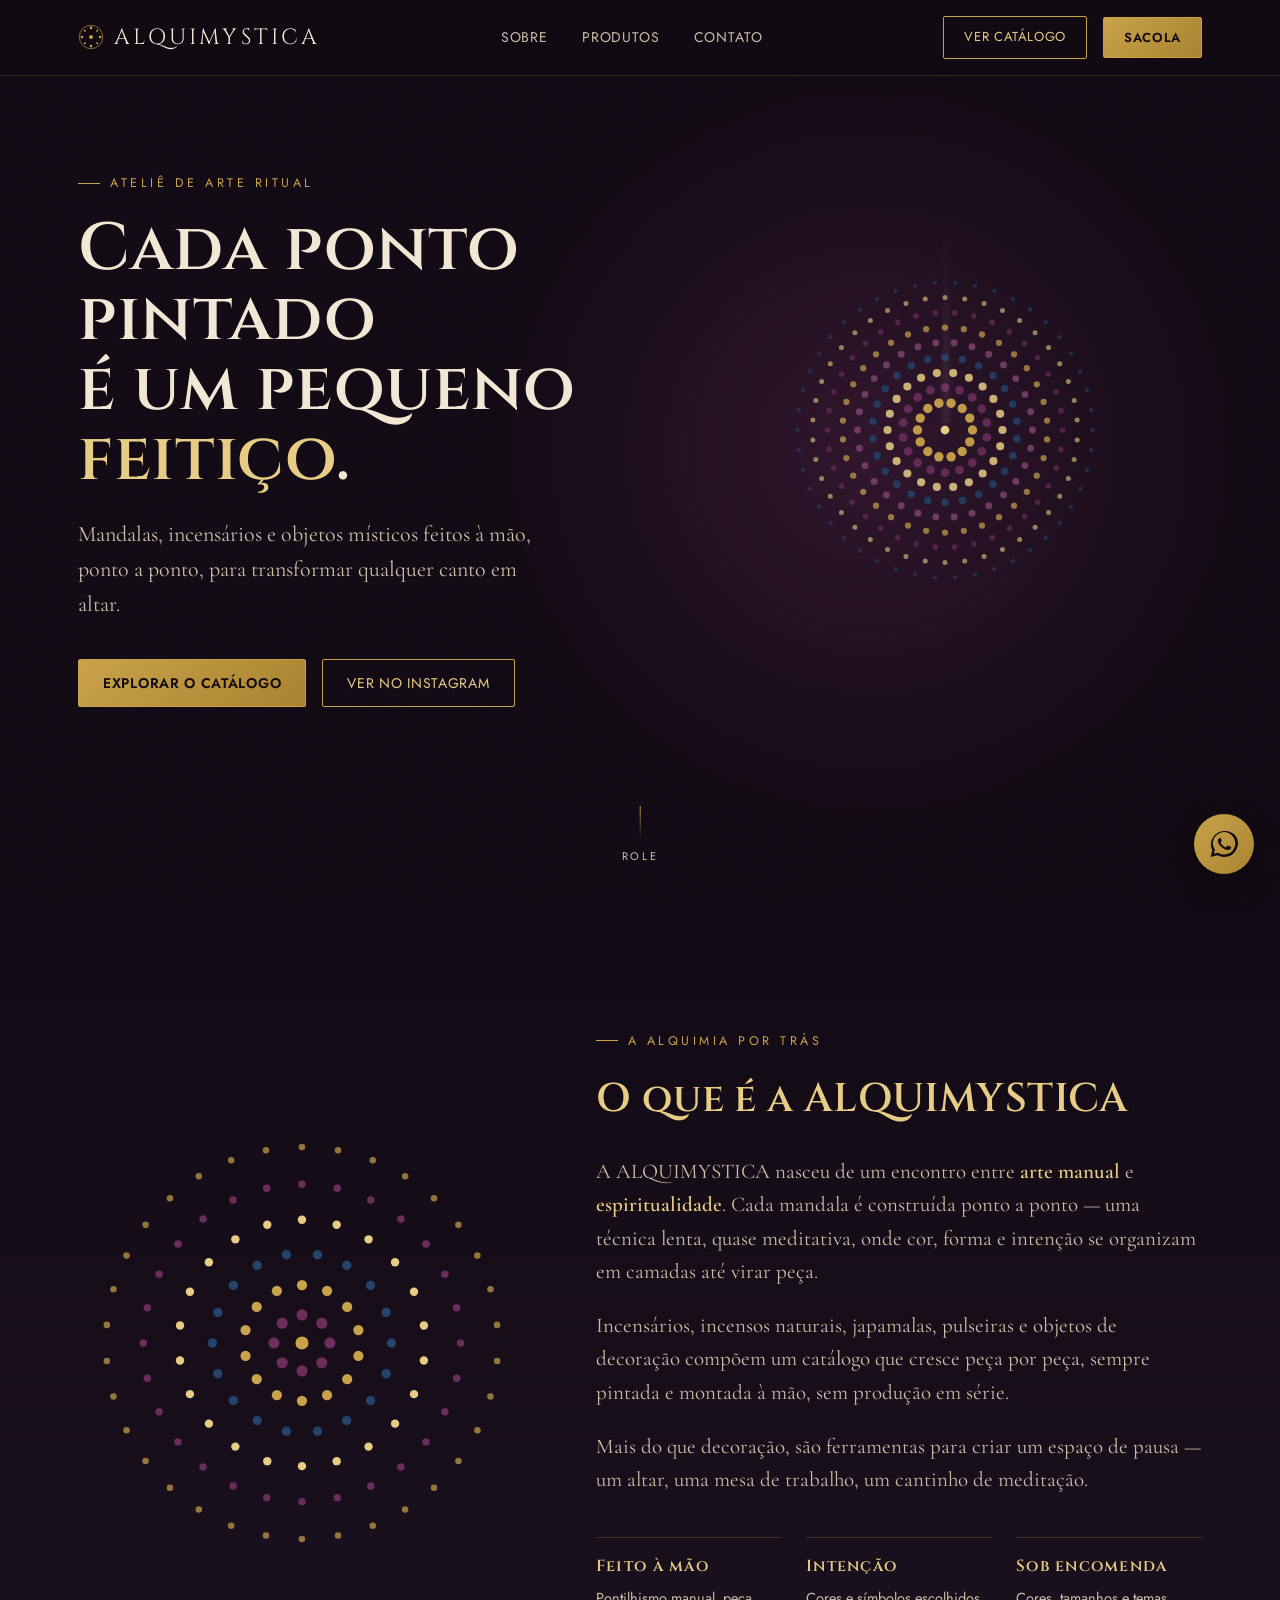
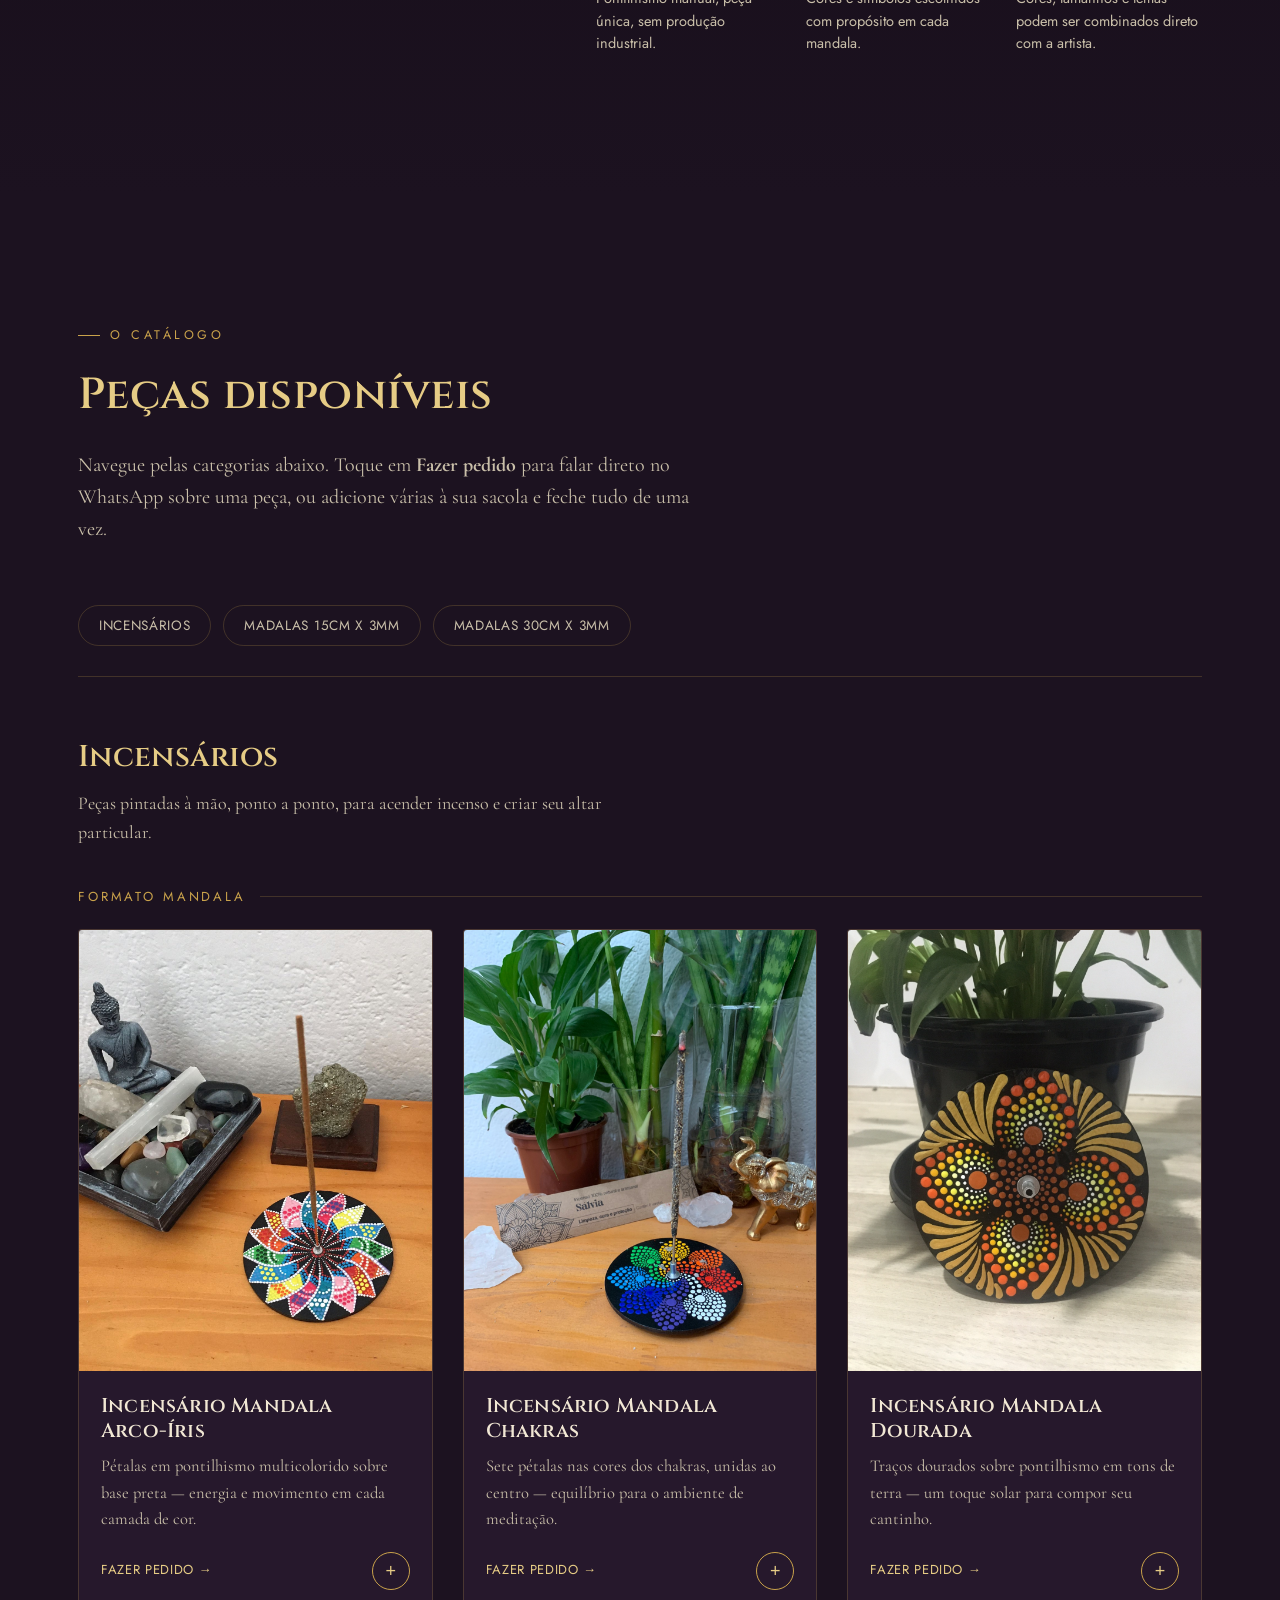
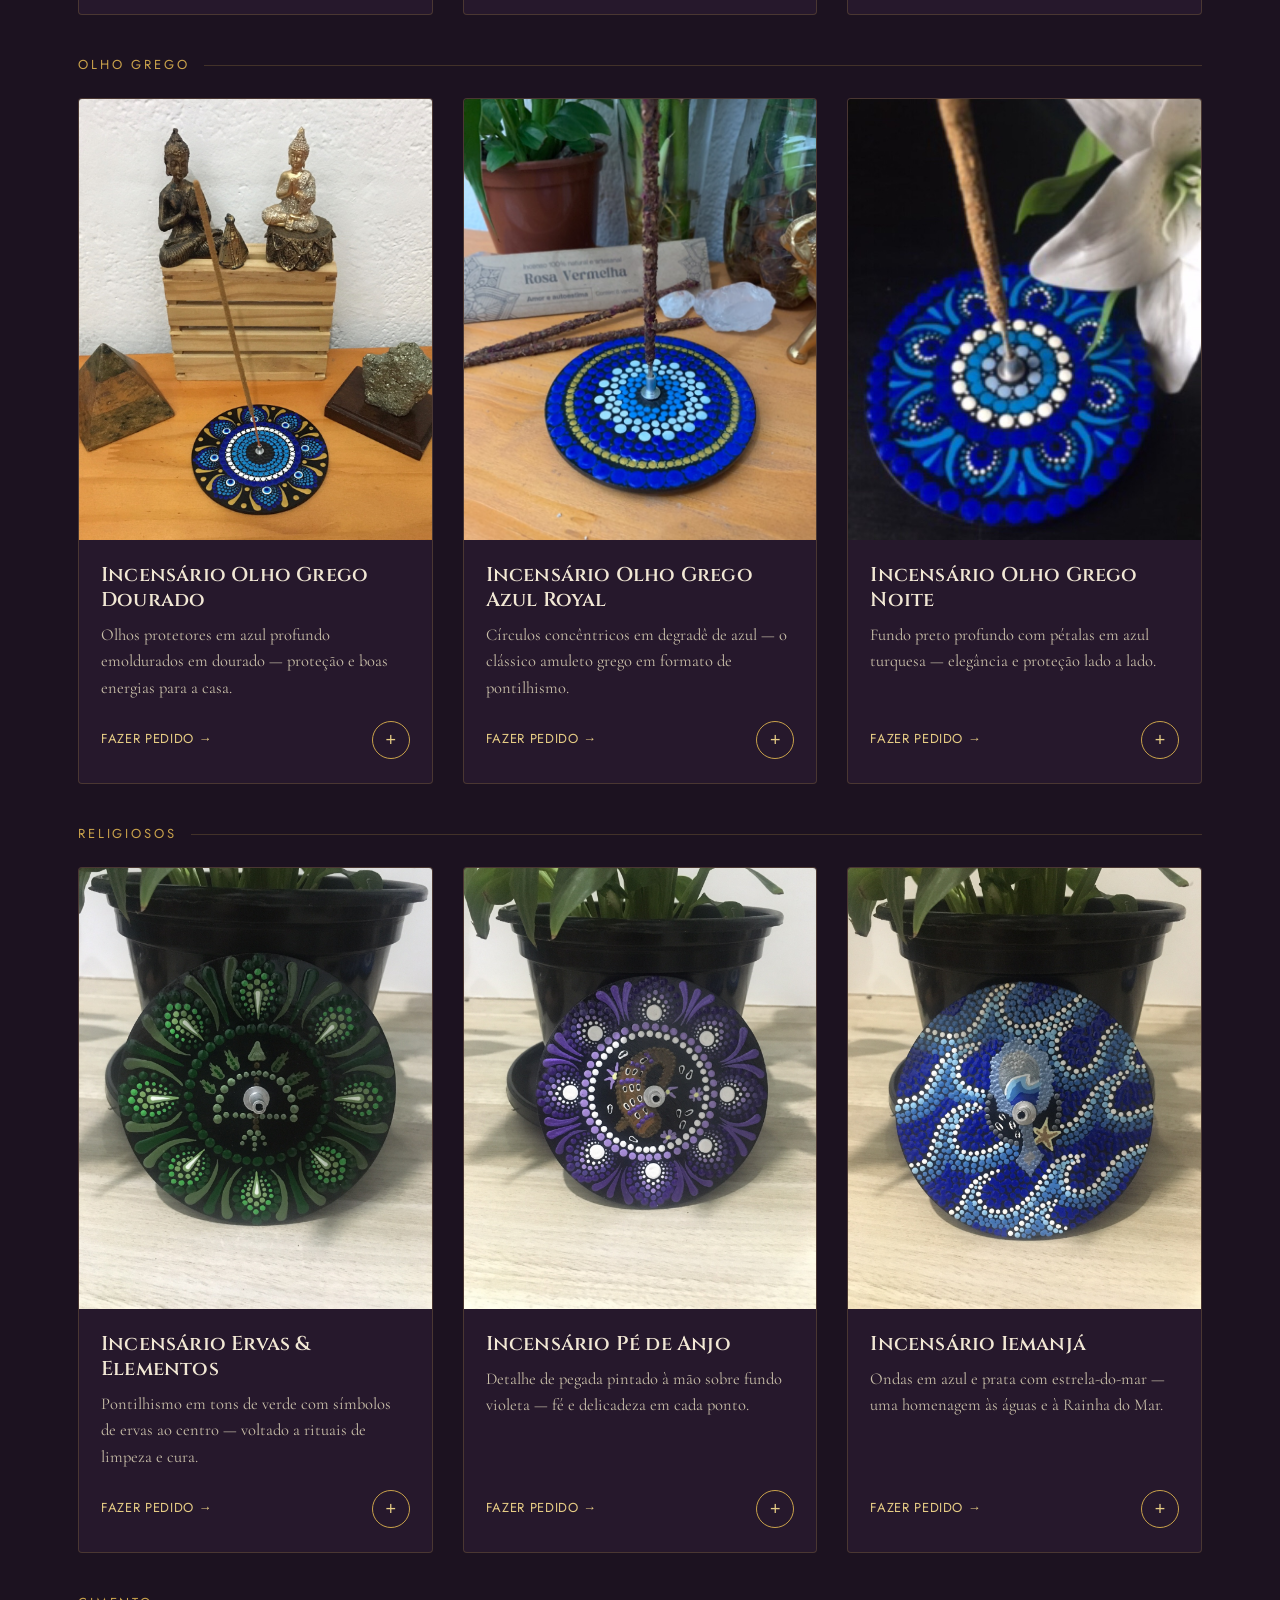
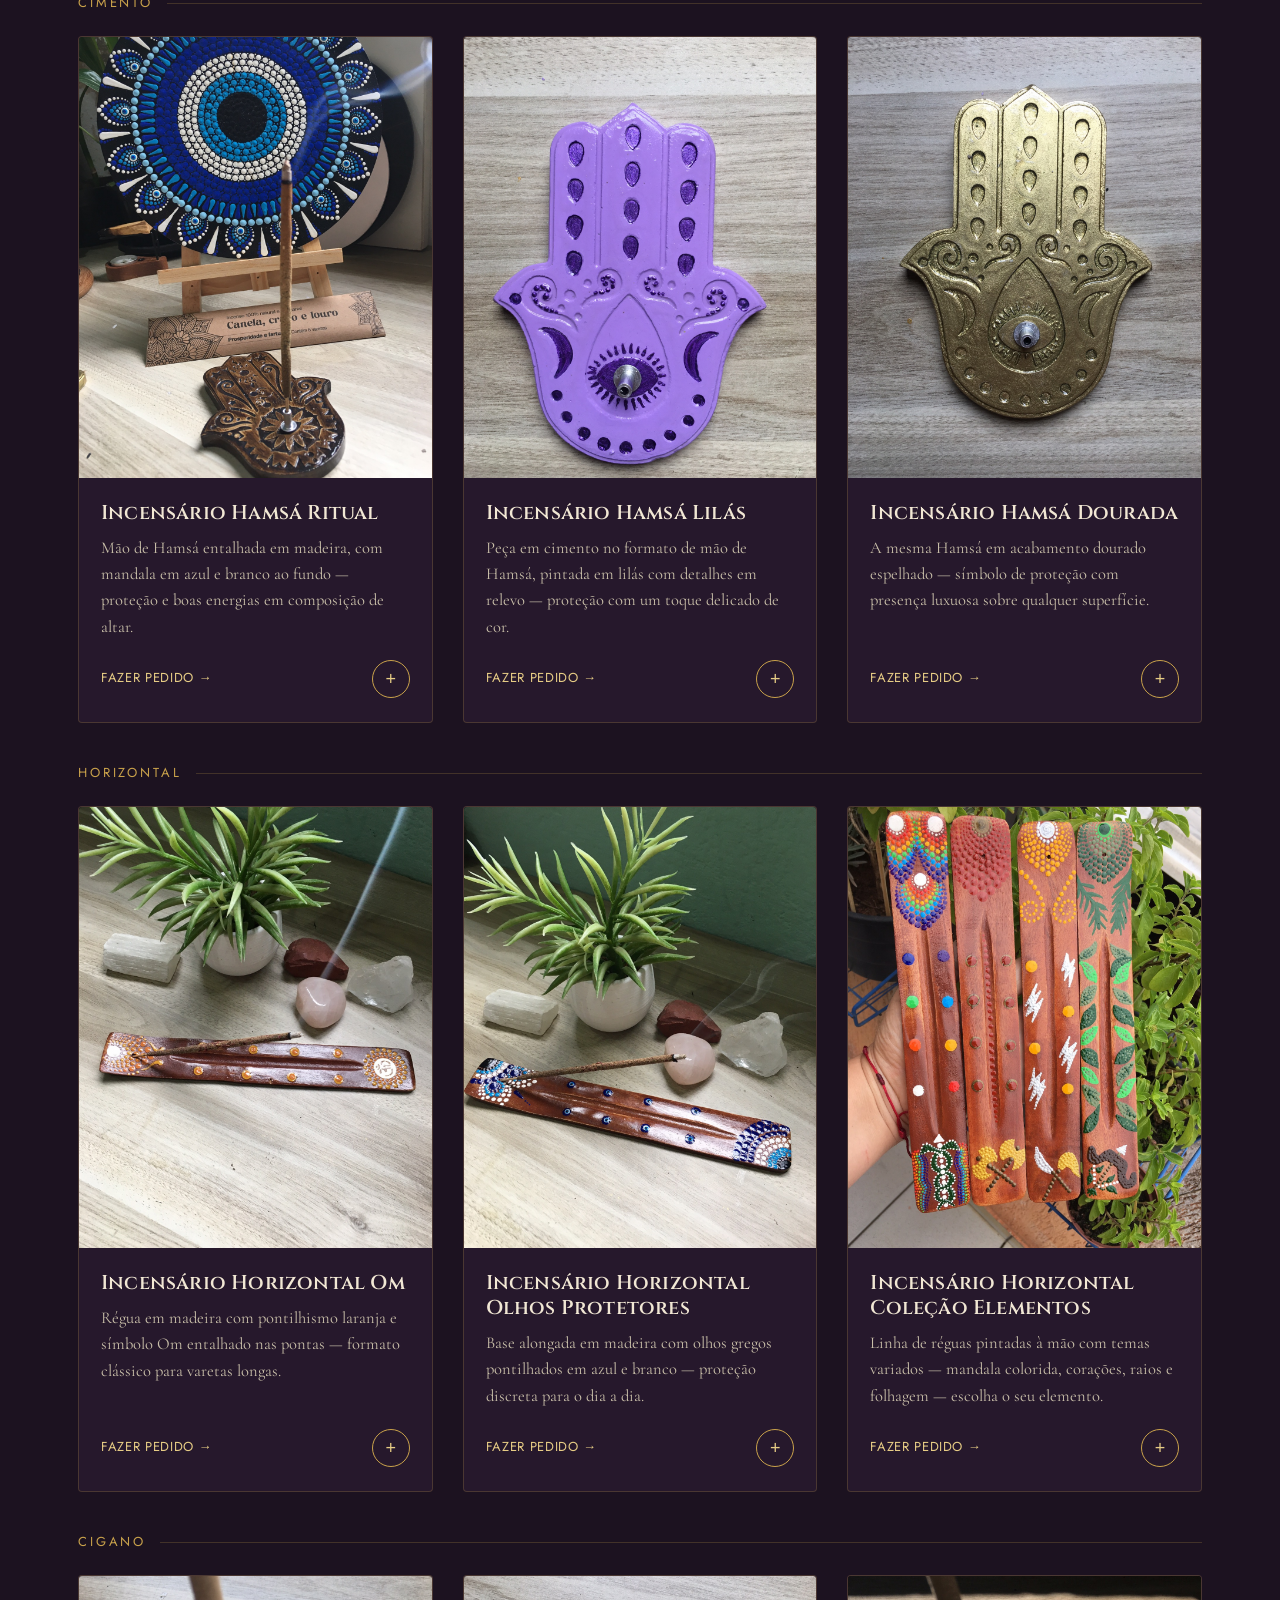
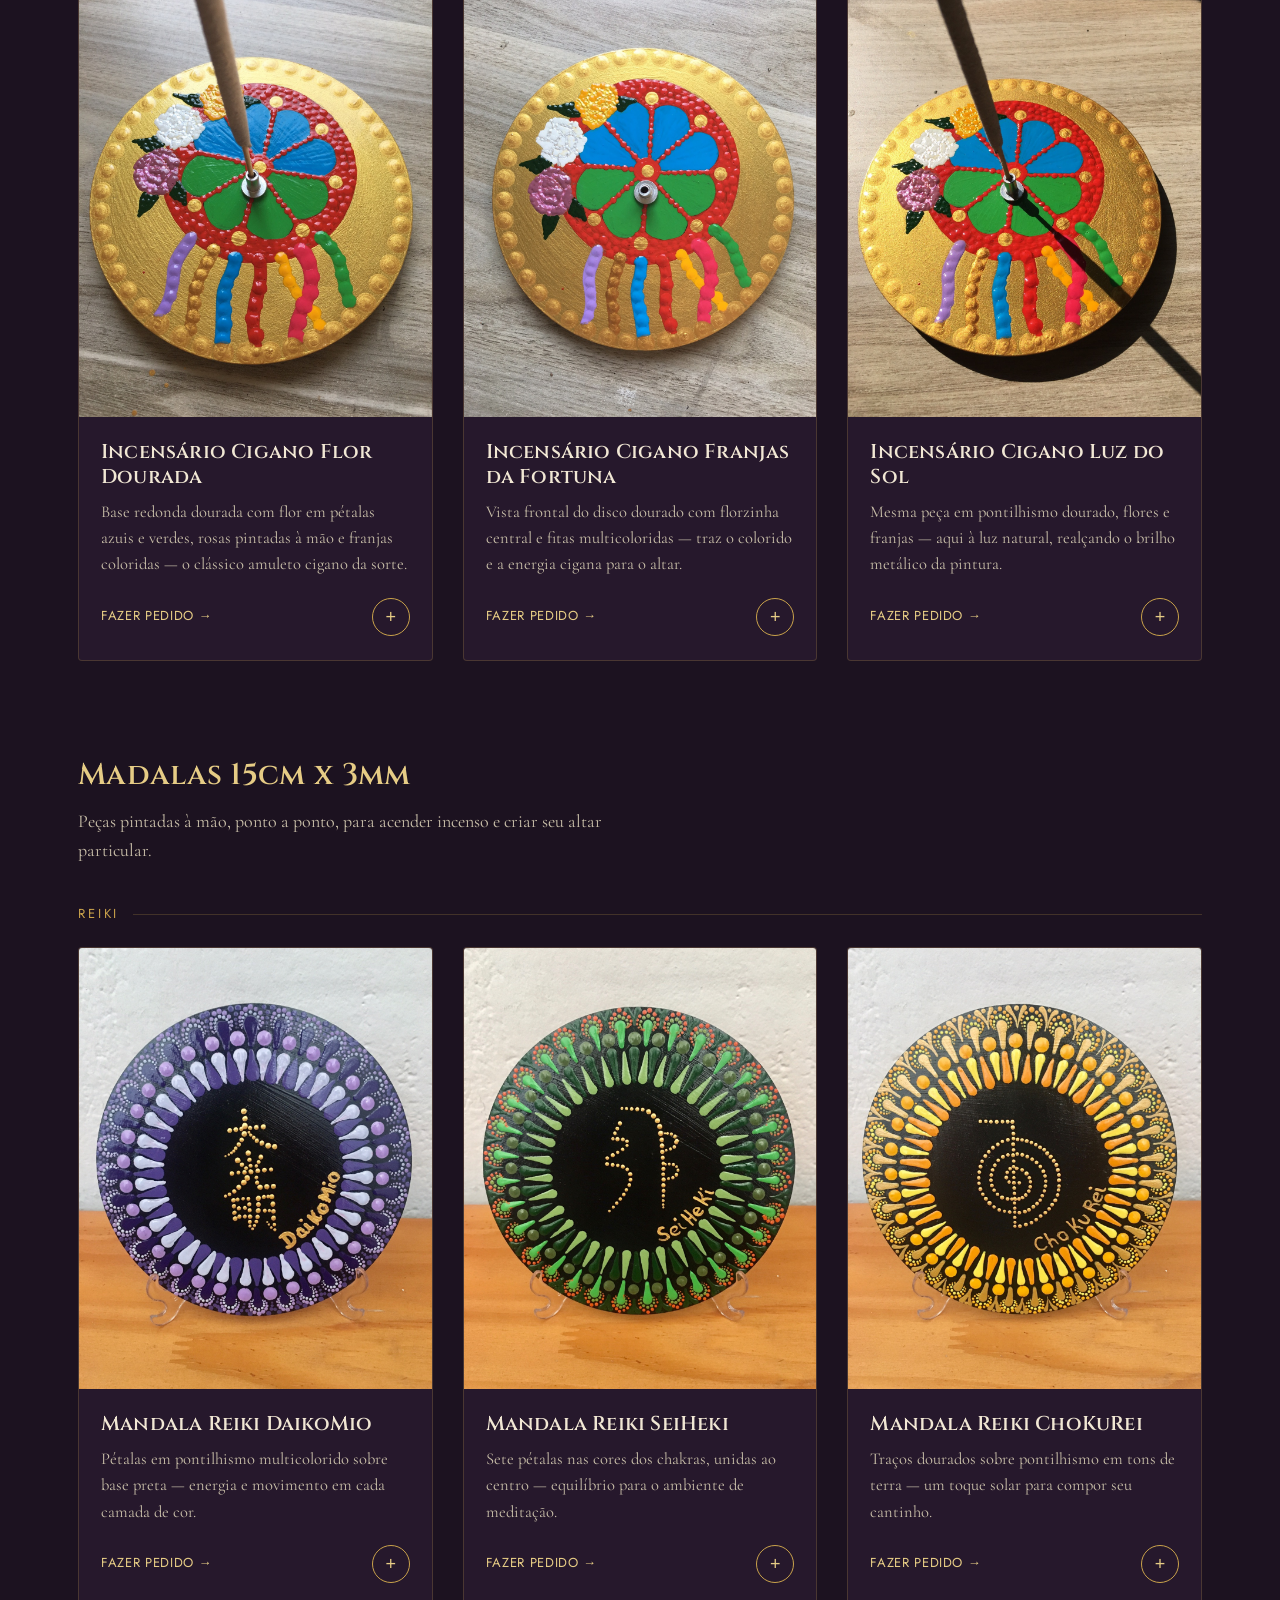
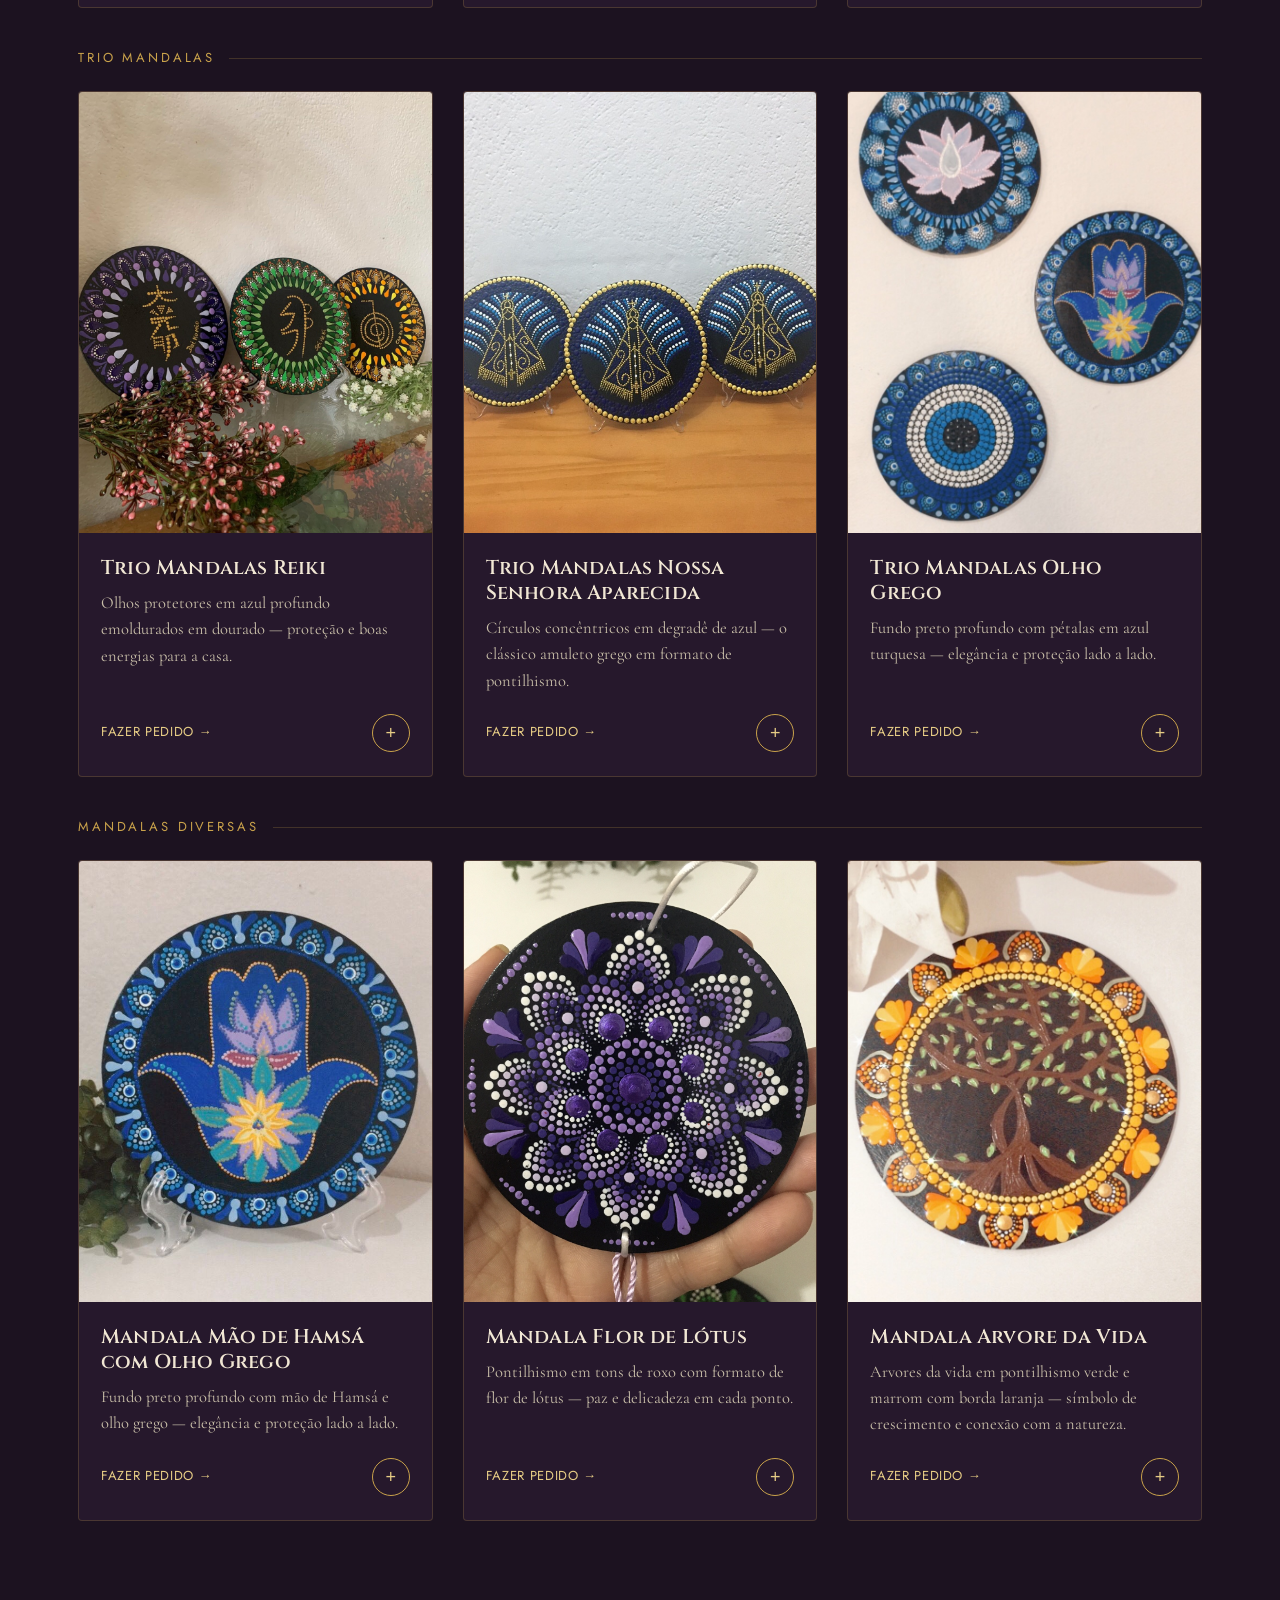
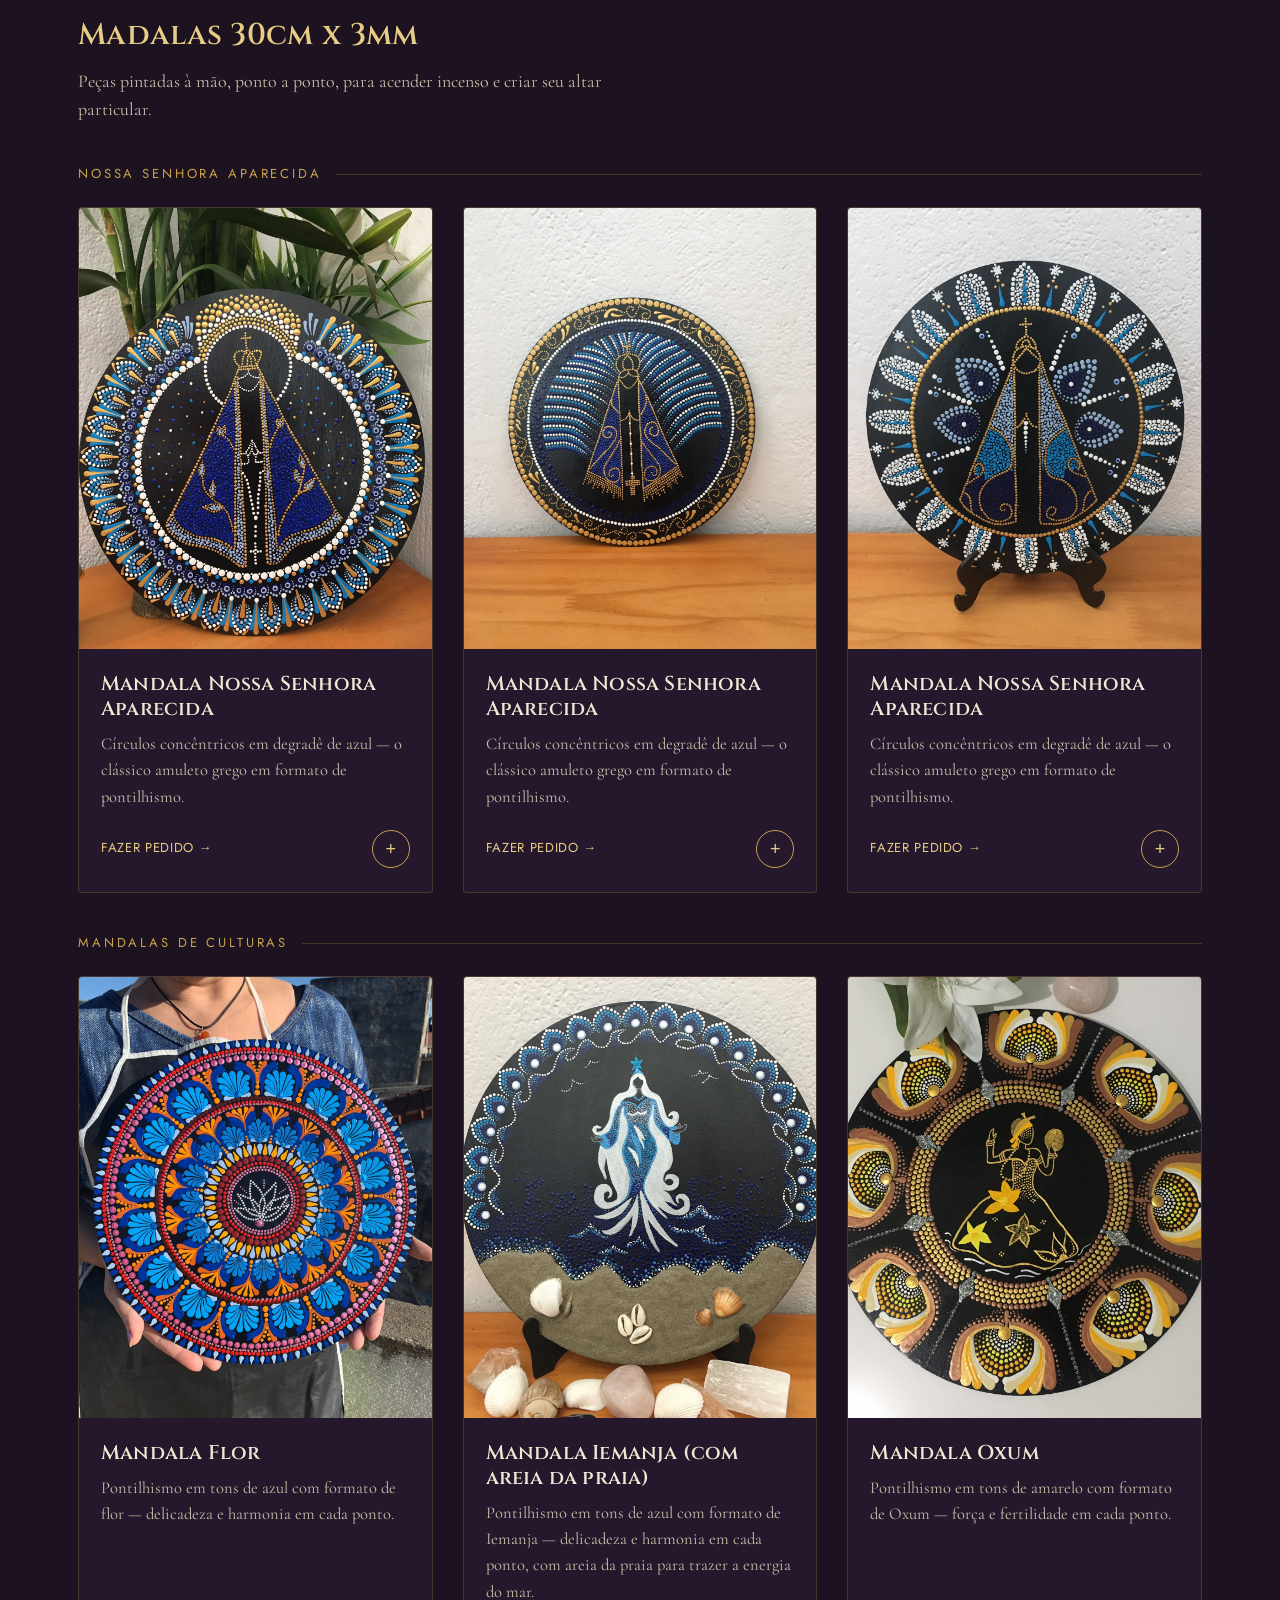
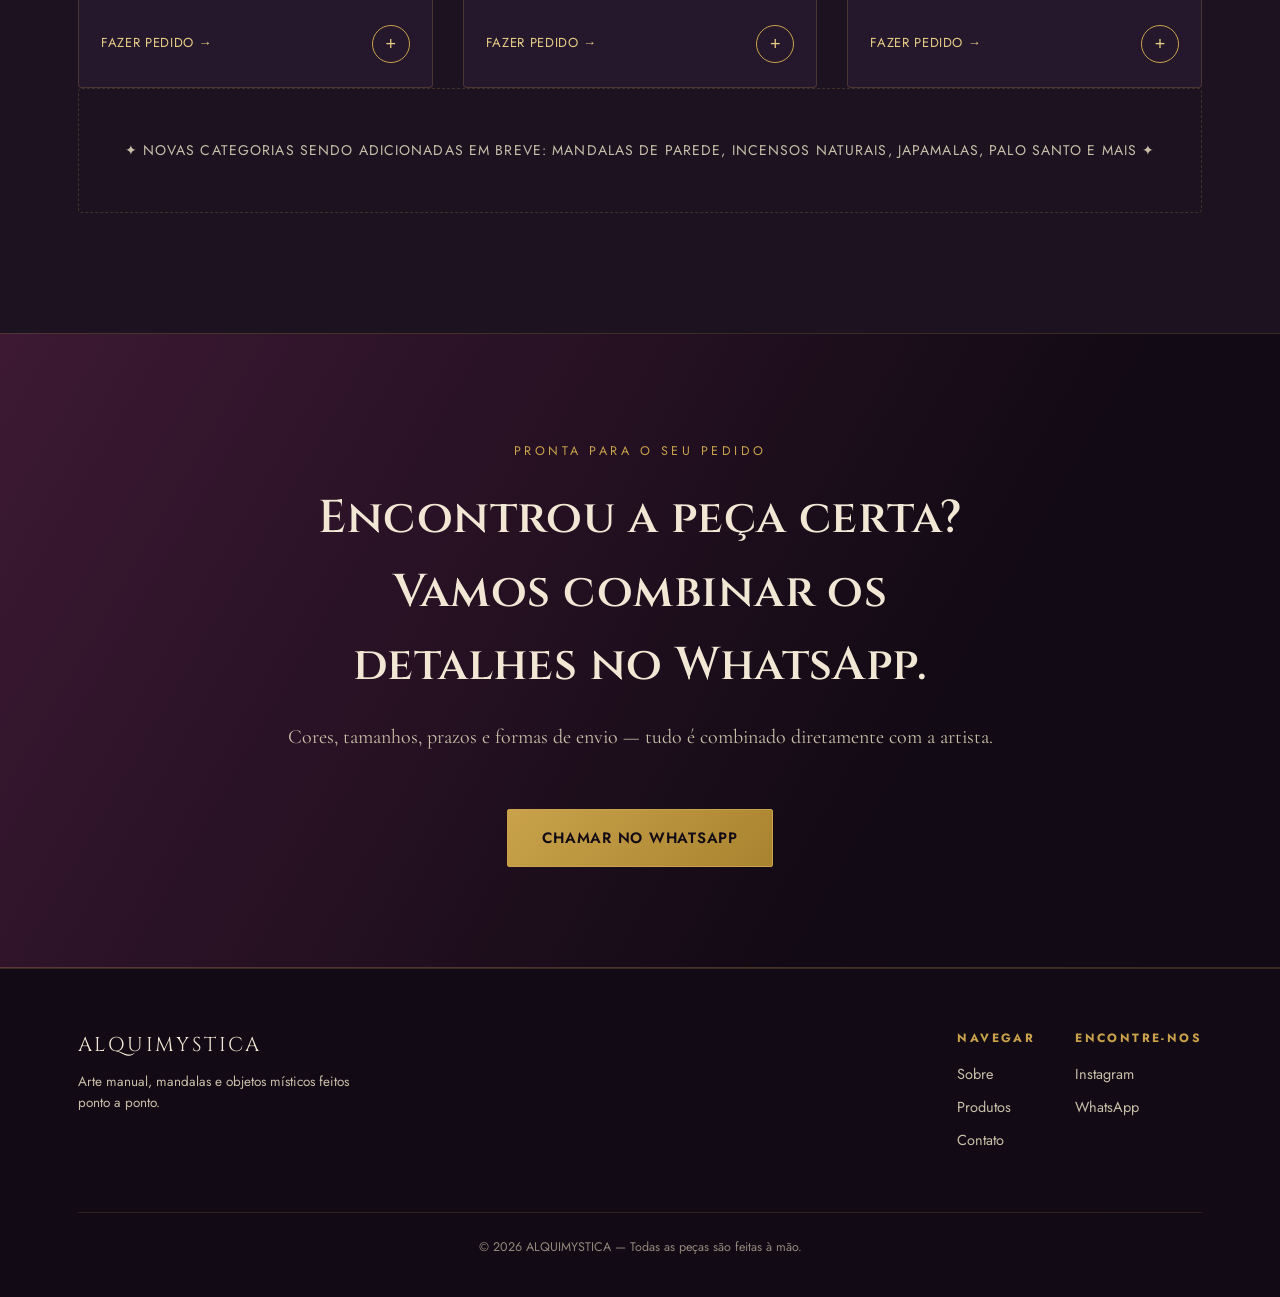
<file: index.html>
<!DOCTYPE html>
<html lang="pt-BR">
<head>
<meta charset="UTF-8">
<meta name="viewport" content="width=device-width, initial-scale=1.0">
<title>ALQUIMYSTICA — Arte, Mandalas & Ritual</title>
<meta name="description" content="Ateliê de mandalas pintadas à mão, incensários, incensos naturais e peças místicas. Cada objeto, um pequeno ritual.">

<link rel="preconnect" href="https://fonts.googleapis.com">
<link rel="preconnect" href="https://fonts.gstatic.com" crossorigin>
<link href="https://fonts.googleapis.com/css2?family=Cinzel:wght@500;600;700&family=Cormorant+Garamond:ital,wght@0,400;0,500;0,600;1,400&family=Jost:wght@400;500;600&display=swap" rel="stylesheet">

<link rel="stylesheet" href="assets/style.css">
</head>
<body>

<div class="texture"></div>

<!-- ===================== HEADER ===================== -->
<header>
  <nav class="nav wrap">
    <a href="#topo" class="logo">
      <svg class="mark" viewBox="0 0 40 40" aria-hidden="true">
        <circle cx="20" cy="20" r="18" fill="none" stroke="#c9a24b" stroke-width="1"/>
        <circle cx="20" cy="20" r="3" fill="#c9a24b"/>
        <g fill="#c9a24b">
          <circle cx="20" cy="6" r="2"/>
          <circle cx="20" cy="34" r="2"/>
          <circle cx="6" cy="20" r="2"/>
          <circle cx="34" cy="20" r="2"/>
          <circle cx="10.5" cy="10.5" r="1.6"/>
          <circle cx="29.5" cy="10.5" r="1.6"/>
          <circle cx="10.5" cy="29.5" r="1.6"/>
          <circle cx="29.5" cy="29.5" r="1.6"/>
        </g>
      </svg>
      ALQUIMYSTICA
    </a>

    <ul class="nav-links" id="nav-links">
      <li><a href="#sobre">Sobre</a></li>
      <li><a href="#produtos">Produtos</a></li>
      <li><a href="#contato">Contato</a></li>
    </ul>

    <div style="display:flex; align-items:center; gap:16px;">
      <a href="#produtos" class="btn btn-ghost">Ver catálogo</a>
      <button type="button" class="btn btn-primary cart-toggle" id="cart-toggle">
        Sacola
        <span class="cart-count hidden" id="cart-count">0</span>
      </button>
      <button type="button" class="nav-toggle" id="nav-toggle" aria-label="Abrir menu" aria-expanded="false">
        <svg width="18" height="14" viewBox="0 0 18 14" fill="none"><path d="M0 1H18M0 7H18M0 13H18" stroke="currentColor" stroke-width="1.4"/></svg>
      </button>
    </div>
  </nav>
</header>

<!-- ===================== HERO ===================== -->
<section id="topo" class="hero">
  <div class="hero-glow"></div>
  <div class="wrap">
    <div class="hero-copy">
      <span class="eyebrow">Ateliê de arte ritual</span>
      <h1>Cada ponto pintado<br>é um pequeno <em>feitiço</em>.</h1>
      <p>Mandalas, incensários e objetos místicos feitos à mão, ponto a ponto, para transformar qualquer canto em altar.</p>
      <div class="hero-actions">
        <a href="#produtos" class="btn btn-primary">Explorar o catálogo</a>
        <a href="https://www.instagram.com/alquimystica1/" target="_blank" rel="noopener" class="btn btn-ghost">Ver no Instagram</a>
      </div>
    </div>
    <div class="hero-mandala">
      <div class="smoke"></div>
      <div id="hero-mandala-svg"></div>
    </div>
  </div>
  <div class="scroll-cue"><span class="line"></span>role</div>
</section>

<!-- ===================== SOBRE ===================== -->
<section id="sobre">
  <div class="wrap sobre-grid">
    <div class="sobre-art" id="sobre-mandala-svg"></div>
    <div class="sobre-text">
      <span class="eyebrow">A alquimia por trás</span>
      <h2 style="margin-top:16px; font-size:clamp(28px,3.2vw,40px);">O que é a ALQUIMYSTICA</h2>
      <p style="margin-top:24px;">A ALQUIMYSTICA nasceu de um encontro entre <strong>arte manual</strong> e <strong>espiritualidade</strong>. Cada mandala é construída ponto a ponto — uma técnica lenta, quase meditativa, onde cor, forma e intenção se organizam em camadas até virar peça.</p>
      <p>Incensários, incensos naturais, japamalas, pulseiras e objetos de decoração compõem um catálogo que cresce peça por peça, sempre pintada e montada à mão, sem produção em série.</p>
      <p>Mais do que decoração, são ferramentas para criar um espaço de pausa — um altar, uma mesa de trabalho, um cantinho de meditação.</p>

      <div class="pillars">
        <div class="pillar">
          <h4>Feito à mão</h4>
          <p>Pontilhismo manual, peça única, sem produção industrial.</p>
        </div>
        <div class="pillar">
          <h4>Intenção</h4>
          <p>Cores e símbolos escolhidos com propósito em cada mandala.</p>
        </div>
        <div class="pillar">
          <h4>Sob encomenda</h4>
          <p>Cores, tamanhos e temas podem ser combinados direto com a artista.</p>
        </div>
      </div>
    </div>
  </div>
</section>

<!-- ===================== PRODUTOS ===================== -->
<section id="produtos">
  <div class="wrap">
    <div class="section-head">
      <span class="eyebrow">O catálogo</span>
      <h2>Peças disponíveis</h2>
      <p>Navegue pelas categorias abaixo. Toque em <strong>Fazer pedido</strong> para falar direto no WhatsApp sobre uma peça, ou adicione várias à sua sacola e feche tudo de uma vez.</p>
    </div>

    <div class="cat-nav" id="cat-nav"></div>
    <div id="catalogo-host"></div>

    <div class="em-breve">✦ Novas categorias sendo adicionadas em breve: Mandalas de parede, Incensos Naturais, Japamalas, Palo Santo e mais ✦</div>
  </div>
</section>

<!-- ===================== CTA ===================== -->
<section class="cta-banner" id="contato">
  <div class="wrap">
    <span class="eyebrow">Pronta para o seu pedido</span>
    <h2>Encontrou a peça certa? Vamos combinar os detalhes no WhatsApp.</h2>
    <p>Cores, tamanhos, prazos e formas de envio — tudo é combinado diretamente com a artista.</p>
    <a class="btn btn-primary" href="https://wa.me/5511913299693?text=Ol%C3%A1!%20Vim%20pelo%20site%20da%20ALQUIMYSTICA%20e%20queria%20saber%20mais%20sobre%20as%20pe%C3%A7as%20%E2%9C%A8" target="_blank" rel="noopener">
      Chamar no WhatsApp
    </a>
  </div>
</section>

<!-- ===================== FOOTER ===================== -->
<footer>
  <div class="wrap">
    <div class="footer-grid">
      <div>
        <div class="footer-logo">ALQUIMYSTICA</div>
        <p class="footer-tag">Arte manual, mandalas e objetos místicos feitos ponto a ponto.</p>
      </div>
      <div class="footer-links">
        <div class="footer-col">
          <h5>Navegar</h5>
          <a href="#sobre">Sobre</a>
          <a href="#produtos">Produtos</a>
          <a href="#contato">Contato</a>
        </div>
        <div class="footer-col">
          <h5>Encontre-nos</h5>
          <a href="https://www.instagram.com/alquimystica" target="_blank" rel="noopener">Instagram</a>
          <a href="https://wa.me/5511913299693" target="_blank" rel="noopener">WhatsApp</a>
        </div>
      </div>
    </div>
    <div class="footer-bottom">
      © <span id="ano"></span> ALQUIMYSTICA — Todas as peças são feitas à mão.
    </div>
  </div>
</footer>

<!-- WhatsApp flutuante -->
<a href="https://wa.me/5511913299693?text=Ol%C3%A1!%20Vim%20pelo%20site%20da%20ALQUIMYSTICA%20%E2%9C%A8" target="_blank" rel="noopener" class="wa-float" aria-label="Falar no WhatsApp">
  <svg width="28" height="28" viewBox="0 0 24 24" fill="none"><path d="M17.5 14.4c-.3-.1-1.7-.9-2-1-.3-.1-.5-.1-.7.1-.2.3-.8 1-.9 1.2-.2.2-.3.2-.6.1-.3-.1-1.3-.5-2.4-1.5-.9-.8-1.5-1.8-1.7-2.1-.2-.3 0-.5.1-.6.1-.1.3-.3.4-.5.1-.1.2-.3.3-.4.1-.2 0-.4 0-.5C10 9 9.5 7.8 9.3 7.3c-.2-.5-.4-.4-.5-.4h-.5c-.2 0-.5.1-.7.3-.2.3-.9.9-.9 2.2s1 2.6 1.1 2.8c.1.2 2 3 4.8 4.2.7.3 1.2.5 1.6.6.7.2 1.3.2 1.8.1.5-.1 1.7-.7 2-1.4.2-.7.2-1.2.1-1.4-.1-.1-.3-.2-.6-.3z" fill="#120a14"/><path d="M20.5 3.5A11.4 11.4 0 0 0 12.1.9 11.5 11.5 0 0 0 1.9 17.3L.5 23.1l5.9-1.5a11.5 11.5 0 0 0 5.7 1.5h0a11.5 11.5 0 0 0 8.4-19.6zM12.1 21a9.6 9.6 0 0 1-4.9-1.3l-.4-.2-3.5.9.9-3.4-.2-.4a9.6 9.6 0 1 1 8.1 4.4z" fill="#120a14"/></svg>
</a>

<!-- Carrinho / Sacola -->
<div class="cart-overlay" id="cart-overlay"></div>
<aside class="cart-drawer" id="cart-drawer">
  <div class="cart-head">
    <h3>Sua sacola</h3>
    <button type="button" class="cart-close" id="cart-close" aria-label="Fechar sacola">✕</button>
  </div>
  <div class="cart-items" id="cart-items"></div>
  <div class="cart-foot">
    <textarea class="cart-note" id="cart-note" placeholder="Alguma observação? (cor, tamanho, prazo...)"></textarea>
    <button type="button" class="btn btn-primary" id="cart-checkout">Enviar pedido no WhatsApp</button>
  </div>
</aside>

<script src="assets/data.js"></script>
<script src="assets/script.js"></script>
</body>
</html>
</file>
<file: assets/style.css>
/* ============================================================
   ALQUIMYSTICA — design tokens
   ============================================================ */
:root {
  --ink: #120a14;
  --ink-2: #1c1220;
  --ink-3: #26182c;
  --gold: #c9a24b;
  --gold-light: #e6cc85;
  --violet: #6b2d5c;
  --violet-deep: #3d1934;
  --blue: #23456b;
  --blue-light: #4a7ab5;
  --cream: #f1e7d4;
  --cream-dim: #c9bfa9;
  --line: rgba(201, 162, 75, 0.22);

  --font-display: "Cinzel", serif;
  --font-body: "Cormorant Garamond", serif;
  --font-ui: "Jost", sans-serif;

  --container: 1180px;
}

* { box-sizing: border-box; }
html { scroll-behavior: smooth; }

@media (prefers-reduced-motion: reduce) {
  html { scroll-behavior: auto; }
  *, *::before, *::after {
    animation-duration: 0.01ms !important;
    animation-iteration-count: 1 !important;
    transition-duration: 0.01ms !important;
  }
}

body {
  margin: 0;
  background: var(--ink);
  color: var(--cream);
  font-family: var(--font-body);
  font-size: 19px;
  line-height: 1.6;
  -webkit-font-smoothing: antialiased;
}

a { color: inherit; }

.wrap {
  max-width: var(--container);
  margin: 0 auto;
  padding: 0 28px;
}

h1, h2, h3, h4 {
  font-family: var(--font-display);
  font-weight: 600;
  margin: 0;
  letter-spacing: 0.01em;
  color: var(--gold-light);
}

.eyebrow {
  font-family: var(--font-ui);
  text-transform: uppercase;
  letter-spacing: 0.28em;
  font-size: 12.5px;
  color: var(--gold);
  display: inline-flex;
  align-items: center;
  gap: 10px;
}
.eyebrow::before {
  content: "";
  width: 22px;
  height: 1px;
  background: var(--gold);
  display: inline-block;
}

/* texture: subtle noise so the black isn't flat */
.texture {
  position: fixed;
  inset: 0;
  pointer-events: none;
  z-index: 0;
  opacity: 0.05;
  mix-blend-mode: overlay;
  background-image: url("data:image/svg+xml;utf8,<svg xmlns='http://www.w3.org/2000/svg' width='120' height='120'><filter id='n'><feTurbulence type='fractalNoise' baseFrequency='0.9' numOctaves='2' stitchTiles='stitch'/></filter><rect width='100%25' height='100%25' filter='url(%23n)'/></svg>");
}

/* ============================================================
   HEADER
   ============================================================ */
header {
  position: fixed;
  top: 0; left: 0; right: 0;
  z-index: 100;
  background: rgba(18, 10, 20, 0.82);
  backdrop-filter: blur(10px);
  border-bottom: 1px solid var(--line);
  transition: background 0.3s ease;
}
.nav {
  display: flex;
  align-items: center;
  justify-content: space-between;
  padding: 16px 28px;
}
.logo {
  font-family: var(--font-display);
  font-size: 22px;
  letter-spacing: 0.14em;
  color: var(--cream);
  text-decoration: none;
  display: flex;
  align-items: center;
  gap: 10px;
}
.logo .mark {
  width: 26px; height: 26px;
  flex-shrink: 0;
}
.nav-links {
  display: flex;
  gap: 34px;
  list-style: none;
  margin: 0; padding: 0;
  font-family: var(--font-ui);
  font-size: 14px;
  letter-spacing: 0.06em;
  text-transform: uppercase;
}
.nav-links a {
  text-decoration: none;
  color: var(--cream-dim);
  transition: color 0.25s ease;
  position: relative;
}
.nav-links a:hover, .nav-links a:focus-visible { color: var(--gold-light); }

.btn {
  font-family: var(--font-ui);
  font-size: 14px;
  letter-spacing: 0.05em;
  text-transform: uppercase;
  text-decoration: none;
  padding: 12px 24px;
  border-radius: 2px;
  display: inline-flex;
  align-items: center;
  gap: 9px;
  border: 1px solid var(--gold);
  transition: transform 0.25s ease, box-shadow 0.25s ease, background 0.25s ease;
  cursor: pointer;
}
.btn-primary {
  background: linear-gradient(135deg, var(--gold) 0%, #a9832f 100%);
  color: var(--ink);
  font-weight: 600;
}
.btn-primary:hover, .btn-primary:focus-visible {
  transform: translateY(-2px);
  box-shadow: 0 10px 24px rgba(201, 162, 75, 0.25);
}
.btn-ghost {
  background: transparent;
  color: var(--gold-light);
}
.btn-ghost:hover, .btn-ghost:focus-visible {
  background: rgba(201, 162, 75, 0.1);
}
.nav .btn { padding: 10px 20px; font-size: 13px; }

.nav-toggle {
  display: none;
  background: none;
  border: 1px solid var(--gold);
  color: var(--gold-light);
  width: 42px; height: 42px;
  align-items: center;
  justify-content: center;
  border-radius: 2px;
  cursor: pointer;
}

/* ============================================================
   HERO
   ============================================================ */
.hero {
  position: relative;
  min-height: 100svh;
  display: flex;
  align-items: center;
  overflow: hidden;
  padding-top: 90px;
}
.hero-glow {
  position: absolute;
  top: 50%; left: 68%;
  width: 900px; height: 900px;
  transform: translate(-50%, -50%);
  background: radial-gradient(circle, rgba(107, 45, 92, 0.35) 0%, rgba(107, 45, 92, 0) 60%);
  z-index: 0;
  pointer-events: none;
}
.hero .wrap {
  position: relative;
  z-index: 1;
  display: grid;
  grid-template-columns: 1.05fr 0.95fr;
  align-items: center;
  gap: 40px;
}
.hero-copy .eyebrow { margin-bottom: 22px; }
.hero-copy h1 {
  font-size: clamp(40px, 5.2vw, 68px);
  line-height: 1.05;
  color: var(--cream);
}
.hero-copy h1 em {
  font-style: normal;
  color: var(--gold-light);
}
.hero-copy p {
  margin-top: 22px;
  font-size: 22px;
  color: var(--cream-dim);
  max-width: 480px;
}
.hero-actions {
  margin-top: 36px;
  display: flex;
  gap: 16px;
  flex-wrap: wrap;
}
.hero-mandala {
  position: relative;
  aspect-ratio: 1;
  display: flex;
  align-items: center;
  justify-content: center;
}
.hero-mandala svg {
  width: 100%;
  max-width: 480px;
  height: auto;
  animation: spin 140s linear infinite;
}
.hero-mandala .core {
  animation: none;
}
@keyframes spin {
  from { transform: rotate(0deg); }
  to { transform: rotate(360deg); }
}
.smoke {
  position: absolute;
  width: 2px;
  left: 50%;
  bottom: 52%;
  height: 220px;
  background: linear-gradient(to top, rgba(241,231,212,0.32), rgba(241,231,212,0));
  filter: blur(3px);
  transform-origin: bottom center;
  animation: smoke-drift 6s ease-in-out infinite;
}
@keyframes smoke-drift {
  0%   { transform: translateX(-50%) rotate(0deg) scaleY(0.9); opacity: 0.5; }
  50%  { transform: translateX(-50%) rotate(4deg) scaleY(1.05); opacity: 0.9; }
  100% { transform: translateX(-50%) rotate(-3deg) scaleY(0.9); opacity: 0.5; }
}

.scroll-cue {
  position: absolute;
  bottom: 34px; left: 50%;
  transform: translateX(-50%);
  display: flex;
  flex-direction: column;
  align-items: center;
  gap: 8px;
  font-family: var(--font-ui);
  font-size: 11px;
  letter-spacing: 0.24em;
  text-transform: uppercase;
  color: var(--cream-dim);
  z-index: 1;
}
.scroll-cue .line {
  width: 1px; height: 34px;
  background: linear-gradient(to bottom, var(--gold), transparent);
  animation: cue 2.2s ease-in-out infinite;
}
@keyframes cue {
  0%,100% { transform: scaleY(1); opacity: 0.4; }
  50% { transform: scaleY(1.3); opacity: 1; }
}

/* ============================================================
   SECTION HEADERS
   ============================================================ */
section { position: relative; z-index: 1; padding: 120px 0; }
.section-head {
  max-width: 640px;
  margin-bottom: 60px;
}
.section-head h2 {
  font-size: clamp(30px, 3.4vw, 44px);
  margin-top: 16px;
}
.section-head p {
  margin-top: 18px;
  font-size: 20px;
  color: var(--cream-dim);
}
.divider {
  width: 60px; height: 1px;
  background: var(--gold);
  margin: 0 auto;
}

/* ============================================================
   SOBRE
   ============================================================ */
#sobre { background: linear-gradient(180deg, var(--ink) 0%, var(--ink-2) 100%); }
.sobre-grid {
  display: grid;
  grid-template-columns: 0.85fr 1.15fr;
  gap: 70px;
  align-items: center;
}
.sobre-art {
  position: relative;
  aspect-ratio: 1;
}
.sobre-art svg { width: 100%; height: 100%; }
.sobre-text p {
  font-size: 21px;
  color: var(--cream-dim);
  margin: 0 0 20px;
}
.sobre-text strong { color: var(--gold-light); font-weight: 600; }
.pillars {
  margin-top: 40px;
  display: grid;
  grid-template-columns: repeat(3, 1fr);
  gap: 24px;
}
.pillar {
  border-top: 1px solid var(--line);
  padding-top: 16px;
}
.pillar h4 {
  font-size: 16px;
  letter-spacing: 0.08em;
  color: var(--gold-light);
}
.pillar p {
  font-family: var(--font-ui);
  font-size: 14.5px;
  color: var(--cream-dim);
  margin-top: 8px;
  line-height: 1.55;
}

/* ============================================================
   PRODUTOS
   ============================================================ */
#produtos { background: var(--ink-2); }

.cat-nav {
  display: flex;
  gap: 12px;
  flex-wrap: wrap;
  margin-bottom: 56px;
  border-bottom: 1px solid var(--line);
  padding-bottom: 30px;
}
.cat-pill {
  font-family: var(--font-ui);
  font-size: 13.5px;
  letter-spacing: 0.05em;
  text-transform: uppercase;
  padding: 10px 20px;
  border: 1px solid var(--line);
  border-radius: 30px;
  color: var(--cream-dim);
  background: transparent;
  cursor: pointer;
  transition: all 0.25s ease;
}
.cat-pill:hover { border-color: var(--gold); color: var(--gold-light); }
.cat-pill.active {
  background: var(--gold);
  border-color: var(--gold);
  color: var(--ink);
  font-weight: 600;
}

.cat-block { margin-bottom: 90px; }
.cat-block:last-child { margin-bottom: 0; }
.cat-block-head {
  display: flex;
  align-items: baseline;
  justify-content: space-between;
  gap: 20px;
  margin-bottom: 8px;
  flex-wrap: wrap;
}
.cat-block-head h3 {
  font-size: 30px;
}
.cat-block-desc {
  font-size: 18px;
  color: var(--cream-dim);
  max-width: 560px;
  margin: 6px 0 40px;
}

.grupo-nome {
  font-family: var(--font-ui);
  font-size: 13px;
  text-transform: uppercase;
  letter-spacing: 0.22em;
  color: var(--gold);
  margin: 40px 0 22px;
  display: flex;
  align-items: center;
  gap: 14px;
}
.grupo-nome::after {
  content: "";
  flex: 1;
  height: 1px;
  background: var(--line);
}
.grupo-nome:first-of-type { margin-top: 0; }

.product-grid {
  display: grid;
  grid-template-columns: repeat(3, 1fr);
  gap: 30px;
}
.card {
  background: var(--ink-3);
  border: 1px solid var(--line);
  border-radius: 4px;
  overflow: hidden;
  display: flex;
  flex-direction: column;
  transition: transform 0.3s ease, box-shadow 0.3s ease, border-color 0.3s ease;
}
.card:hover {
  transform: translateY(-6px);
  border-color: var(--gold);
  box-shadow: 0 20px 40px rgba(0,0,0,0.35);
}
.card-media {
  aspect-ratio: 4/5;
  overflow: hidden;
  background: var(--ink);
}
.card-media img {
  width: 100%; height: 100%;
  object-fit: cover;
  display: block;
  transition: transform 0.6s ease;
}
.card:hover .card-media img { transform: scale(1.06); }
.card-body {
  padding: 22px 22px 24px;
  display: flex;
  flex-direction: column;
  flex: 1;
}
.card-body h4 {
  font-size: 20px;
  color: var(--cream);
  margin-bottom: 10px;
  line-height: 1.25;
}
.card-body p {
  font-size: 16.5px;
  color: var(--cream-dim);
  margin: 0 0 20px;
  flex: 1;
}
.card-actions {
  display: flex;
  align-items: center;
  justify-content: space-between;
  gap: 12px;
}
.card-order {
  font-family: var(--font-ui);
  font-size: 13px;
  letter-spacing: 0.05em;
  text-transform: uppercase;
  color: var(--gold-light);
  text-decoration: none;
  display: inline-flex;
  align-items: center;
  gap: 8px;
  border-bottom: 1px solid transparent;
  transition: border-color 0.25s ease;
}
.card-order:hover { border-color: var(--gold-light); }
.add-cart {
  width: 38px; height: 38px;
  border-radius: 50%;
  border: 1px solid var(--gold);
  background: transparent;
  color: var(--gold-light);
  font-size: 18px;
  line-height: 1;
  cursor: pointer;
  display: flex;
  align-items: center;
  justify-content: center;
  transition: background 0.25s ease, color 0.25s ease, transform 0.2s ease;
  flex-shrink: 0;
}
.add-cart:hover { background: var(--gold); color: var(--ink); }
.add-cart.added { animation: pop 0.35s ease; }
@keyframes pop {
  0% { transform: scale(1); }
  40% { transform: scale(1.25); }
  100% { transform: scale(1); }
}

.em-breve {
  border: 1px dashed var(--line);
  border-radius: 4px;
  padding: 50px 30px;
  text-align: center;
  color: var(--cream-dim);
  font-family: var(--font-ui);
  font-size: 14px;
  letter-spacing: 0.08em;
  text-transform: uppercase;
}

/* ============================================================
   CTA BANNER
   ============================================================ */
.cta-banner {
  background: linear-gradient(120deg, var(--violet-deep) 0%, var(--ink) 70%);
  border-top: 1px solid var(--line);
  border-bottom: 1px solid var(--line);
  text-align: center;
  padding: 100px 0;
}
.cta-banner .eyebrow { justify-content: center; }
.cta-banner .eyebrow::before { display: none; }
.cta-banner h2 {
  margin-top: 18px;
  font-size: clamp(28px, 4vw, 46px);
  max-width: 720px;
  margin-left: auto; margin-right: auto;
  color: var(--cream);
}
.cta-banner p {
  margin-top: 18px;
  font-size: 20px;
  color: var(--cream-dim);
}
.cta-banner .btn { margin-top: 36px; font-size: 15px; padding: 16px 34px; }

/* ============================================================
   FOOTER
   ============================================================ */
footer {
  padding: 60px 0 40px;
  border-top: 1px solid var(--line);
}
.footer-grid {
  display: flex;
  justify-content: space-between;
  align-items: flex-start;
  flex-wrap: wrap;
  gap: 30px;
}
.footer-logo {
  font-family: var(--font-display);
  font-size: 20px;
  letter-spacing: 0.12em;
  color: var(--cream);
}
.footer-tag {
  font-family: var(--font-ui);
  font-size: 13.5px;
  color: var(--cream-dim);
  margin-top: 10px;
  max-width: 280px;
}
.footer-links {
  display: flex;
  gap: 40px;
  flex-wrap: wrap;
}
.footer-col h5 {
  font-family: var(--font-ui);
  font-size: 12px;
  letter-spacing: 0.2em;
  text-transform: uppercase;
  color: var(--gold);
  margin: 0 0 14px;
}
.footer-col a {
  display: block;
  font-family: var(--font-ui);
  font-size: 14.5px;
  color: var(--cream-dim);
  text-decoration: none;
  margin-bottom: 10px;
  transition: color 0.25s ease;
}
.footer-col a:hover { color: var(--gold-light); }
.footer-bottom {
  margin-top: 50px;
  padding-top: 24px;
  border-top: 1px solid var(--line);
  font-family: var(--font-ui);
  font-size: 12.5px;
  color: var(--cream-dim);
  opacity: 0.7;
  text-align: center;
}

/* ============================================================
   WHATSAPP FLOAT
   ============================================================ */
.wa-float {
  position: fixed;
  bottom: 26px; right: 26px;
  width: 60px; height: 60px;
  border-radius: 50%;
  background: linear-gradient(135deg, var(--gold) 0%, #a9832f 100%);
  color: var(--ink);
  display: flex;
  align-items: center;
  justify-content: center;
  text-decoration: none;
  box-shadow: 0 10px 30px rgba(0,0,0,0.45);
  z-index: 90;
  transition: transform 0.25s ease;
}
.wa-float:hover { transform: scale(1.08); }

/* ============================================================
   CARRINHO (drawer)
   ============================================================ */
.cart-toggle {
  position: relative;
}
.cart-count {
  position: absolute;
  top: -8px; right: -8px;
  background: var(--violet);
  color: var(--cream);
  font-family: var(--font-ui);
  font-size: 11px;
  width: 19px; height: 19px;
  border-radius: 50%;
  display: flex;
  align-items: center;
  justify-content: center;
  border: 1px solid var(--ink);
}
.cart-count.hidden { display: none; }

.cart-overlay {
  position: fixed;
  inset: 0;
  background: rgba(10, 6, 12, 0.6);
  backdrop-filter: blur(2px);
  z-index: 199;
  opacity: 0;
  pointer-events: none;
  transition: opacity 0.3s ease;
}
.cart-overlay.open { opacity: 1; pointer-events: auto; }

.cart-drawer {
  position: fixed;
  top: 0; right: 0;
  height: 100%;
  width: 420px;
  max-width: 92vw;
  background: var(--ink-2);
  border-left: 1px solid var(--line);
  z-index: 200;
  transform: translateX(100%);
  transition: transform 0.35s ease;
  display: flex;
  flex-direction: column;
}
.cart-drawer.open { transform: translateX(0); }
.cart-head {
  padding: 26px 26px 20px;
  border-bottom: 1px solid var(--line);
  display: flex;
  align-items: center;
  justify-content: space-between;
}
.cart-head h3 { font-size: 22px; }
.cart-close {
  background: none;
  border: 1px solid var(--line);
  color: var(--cream-dim);
  width: 34px; height: 34px;
  border-radius: 50%;
  cursor: pointer;
  font-size: 16px;
}
.cart-close:hover { border-color: var(--gold); color: var(--gold-light); }
.cart-items {
  flex: 1;
  overflow-y: auto;
  padding: 10px 26px;
}
.cart-item {
  display: flex;
  gap: 14px;
  padding: 16px 0;
  border-bottom: 1px solid var(--line);
}
.cart-item img {
  width: 64px; height: 64px;
  object-fit: cover;
  border-radius: 3px;
  flex-shrink: 0;
}
.cart-item-info { flex: 1; }
.cart-item-info h5 {
  font-family: var(--font-ui);
  font-size: 14.5px;
  color: var(--cream);
  margin: 0 0 6px;
  font-weight: 400;
}
.cart-item-qty {
  display: flex;
  align-items: center;
  gap: 10px;
  font-family: var(--font-ui);
  font-size: 13px;
}
.cart-item-qty button {
  width: 24px; height: 24px;
  border-radius: 50%;
  border: 1px solid var(--line);
  background: none;
  color: var(--cream-dim);
  cursor: pointer;
}
.cart-item-qty button:hover { border-color: var(--gold); color: var(--gold-light); }
.cart-item-remove {
  background: none;
  border: none;
  color: var(--cream-dim);
  font-family: var(--font-ui);
  font-size: 12px;
  text-decoration: underline;
  cursor: pointer;
  padding: 0;
  margin-top: 8px;
}
.cart-item-remove:hover { color: var(--gold-light); }
.cart-empty {
  padding: 60px 20px;
  text-align: center;
  color: var(--cream-dim);
  font-family: var(--font-ui);
  font-size: 14px;
}
.cart-foot {
  padding: 22px 26px 28px;
  border-top: 1px solid var(--line);
}
.cart-note {
  width: 100%;
  background: var(--ink-3);
  border: 1px solid var(--line);
  border-radius: 3px;
  color: var(--cream);
  font-family: var(--font-body);
  font-size: 15px;
  padding: 10px 12px;
  resize: vertical;
  min-height: 50px;
  margin-bottom: 16px;
}
.cart-note::placeholder { color: var(--cream-dim); }
.cart-foot .btn {
  width: 100%;
  justify-content: center;
}

/* ============================================================
   RESPONSIVE
   ============================================================ */
@media (max-width: 980px) {
  .hero .wrap { grid-template-columns: 1fr; text-align: left; }
  .hero-mandala { order: -1; max-width: 320px; margin: 0 auto 20px; }
  .sobre-grid { grid-template-columns: 1fr; }
  .sobre-art { max-width: 320px; margin: 0 auto; }
  .product-grid { grid-template-columns: repeat(2, 1fr); }
}

@media (max-width: 720px) {
  .nav { padding: 14px 18px; }
  .logo { font-size: 17px; gap: 7px; }
  .logo .mark { width: 21px; height: 21px; }
  .nav > div { gap: 10px; }
  .btn.cart-toggle { padding: 9px 14px; font-size: 12px; }
  .nav-links {
    display: none;
    position: absolute;
    top: 100%; left: 0; right: 0;
    flex-direction: column;
    gap: 0;
    background: var(--ink-2);
    border-bottom: 1px solid var(--line);
    padding: 10px 28px 20px;
  }
  .nav-links.mobile-open { display: flex; }
  .nav-links a { padding: 14px 0; border-bottom: 1px solid var(--line); }
  .nav .btn-ghost { display: none; }
  .nav-toggle { display: flex; flex-shrink: 0; }
  section { padding: 80px 0; }
  .pillars { grid-template-columns: 1fr; }
  .product-grid { grid-template-columns: 1fr; }
  .cta-banner { padding: 70px 0; }
  .cat-block-head { flex-direction: column; align-items: flex-start; }
}
</file>
